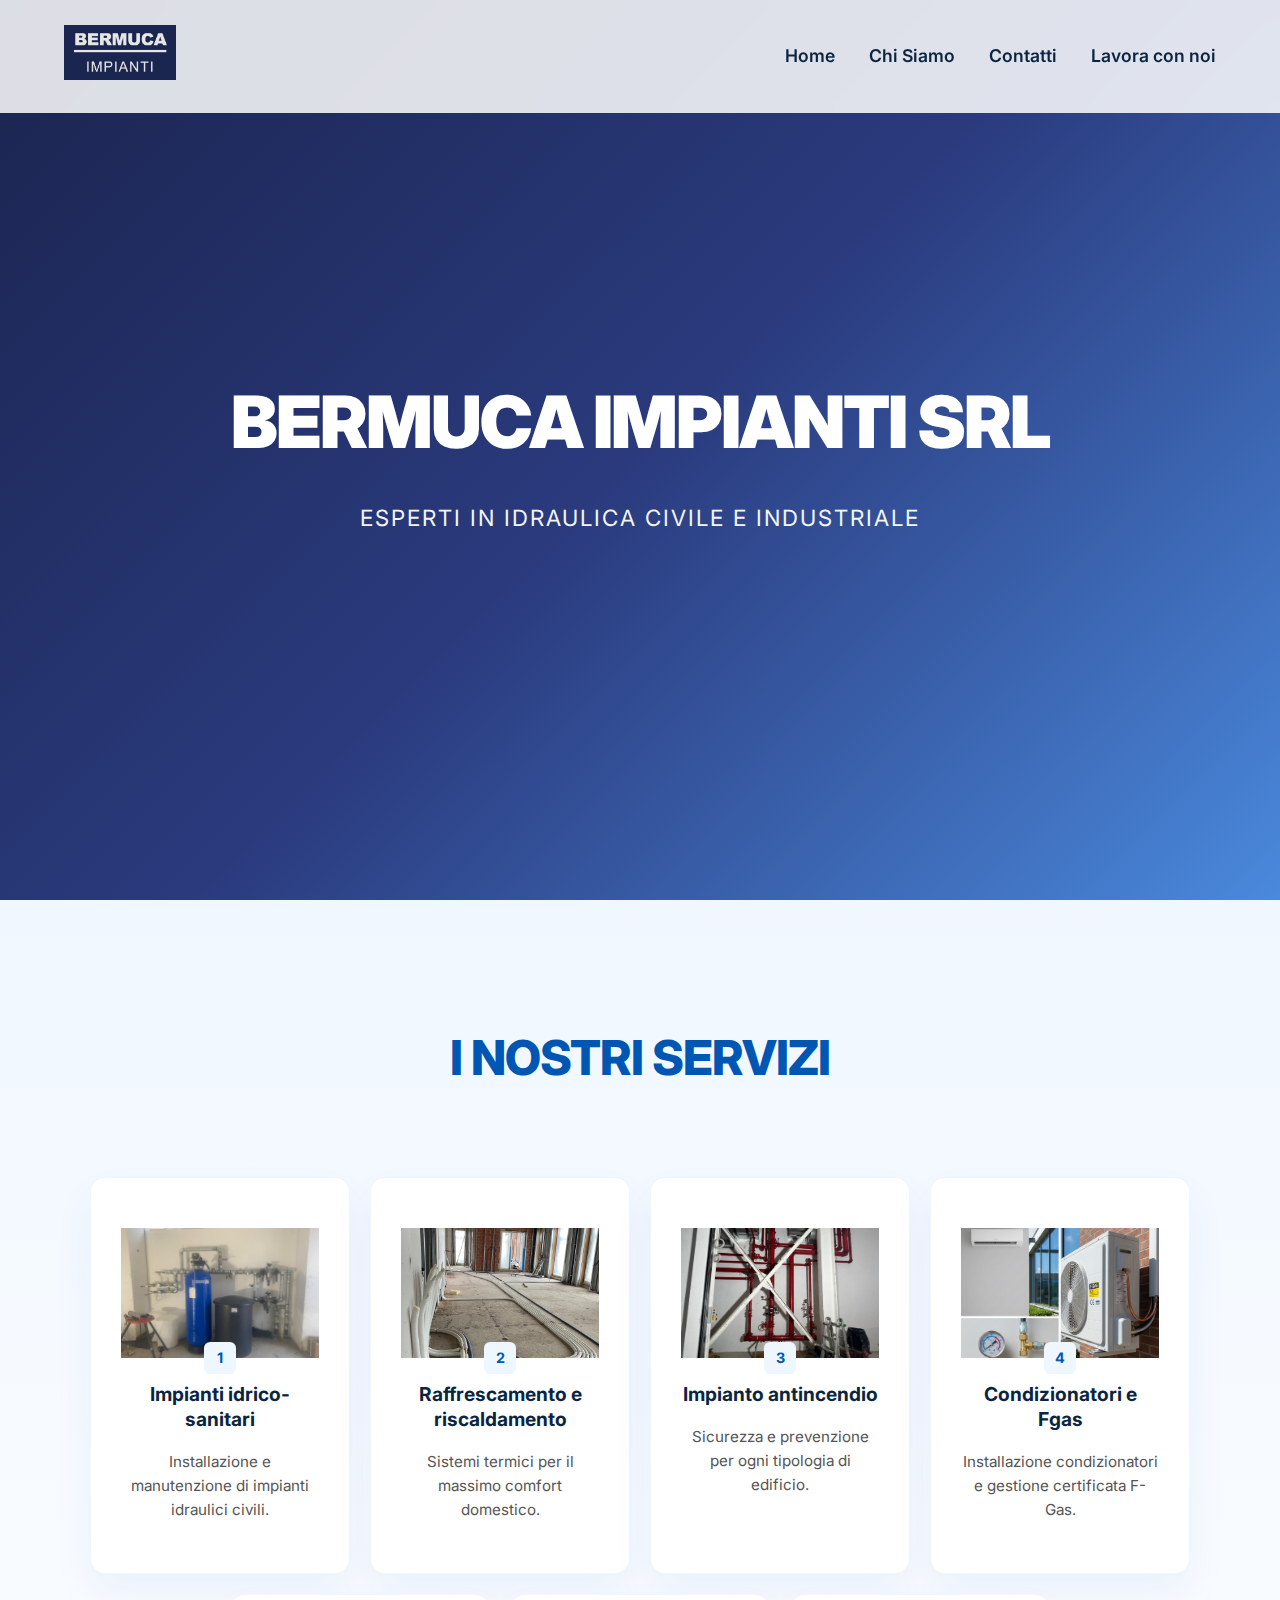
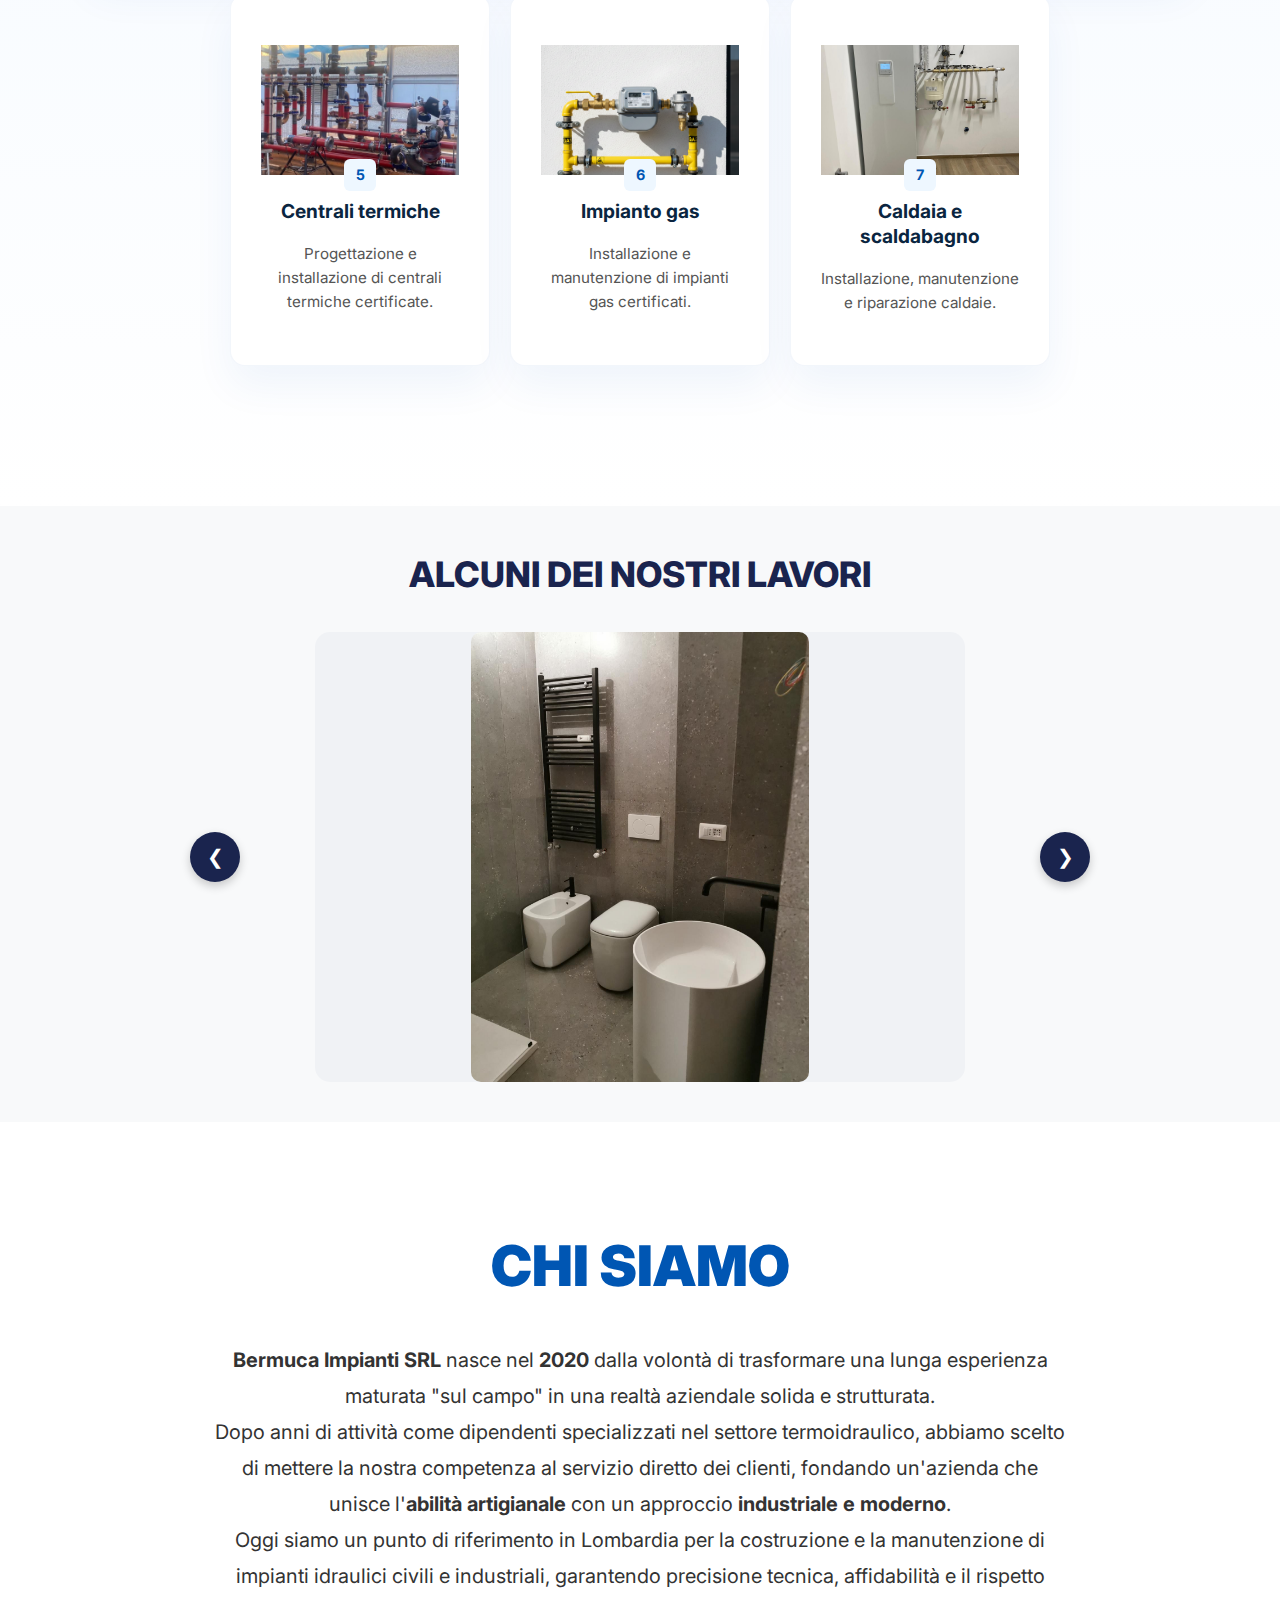
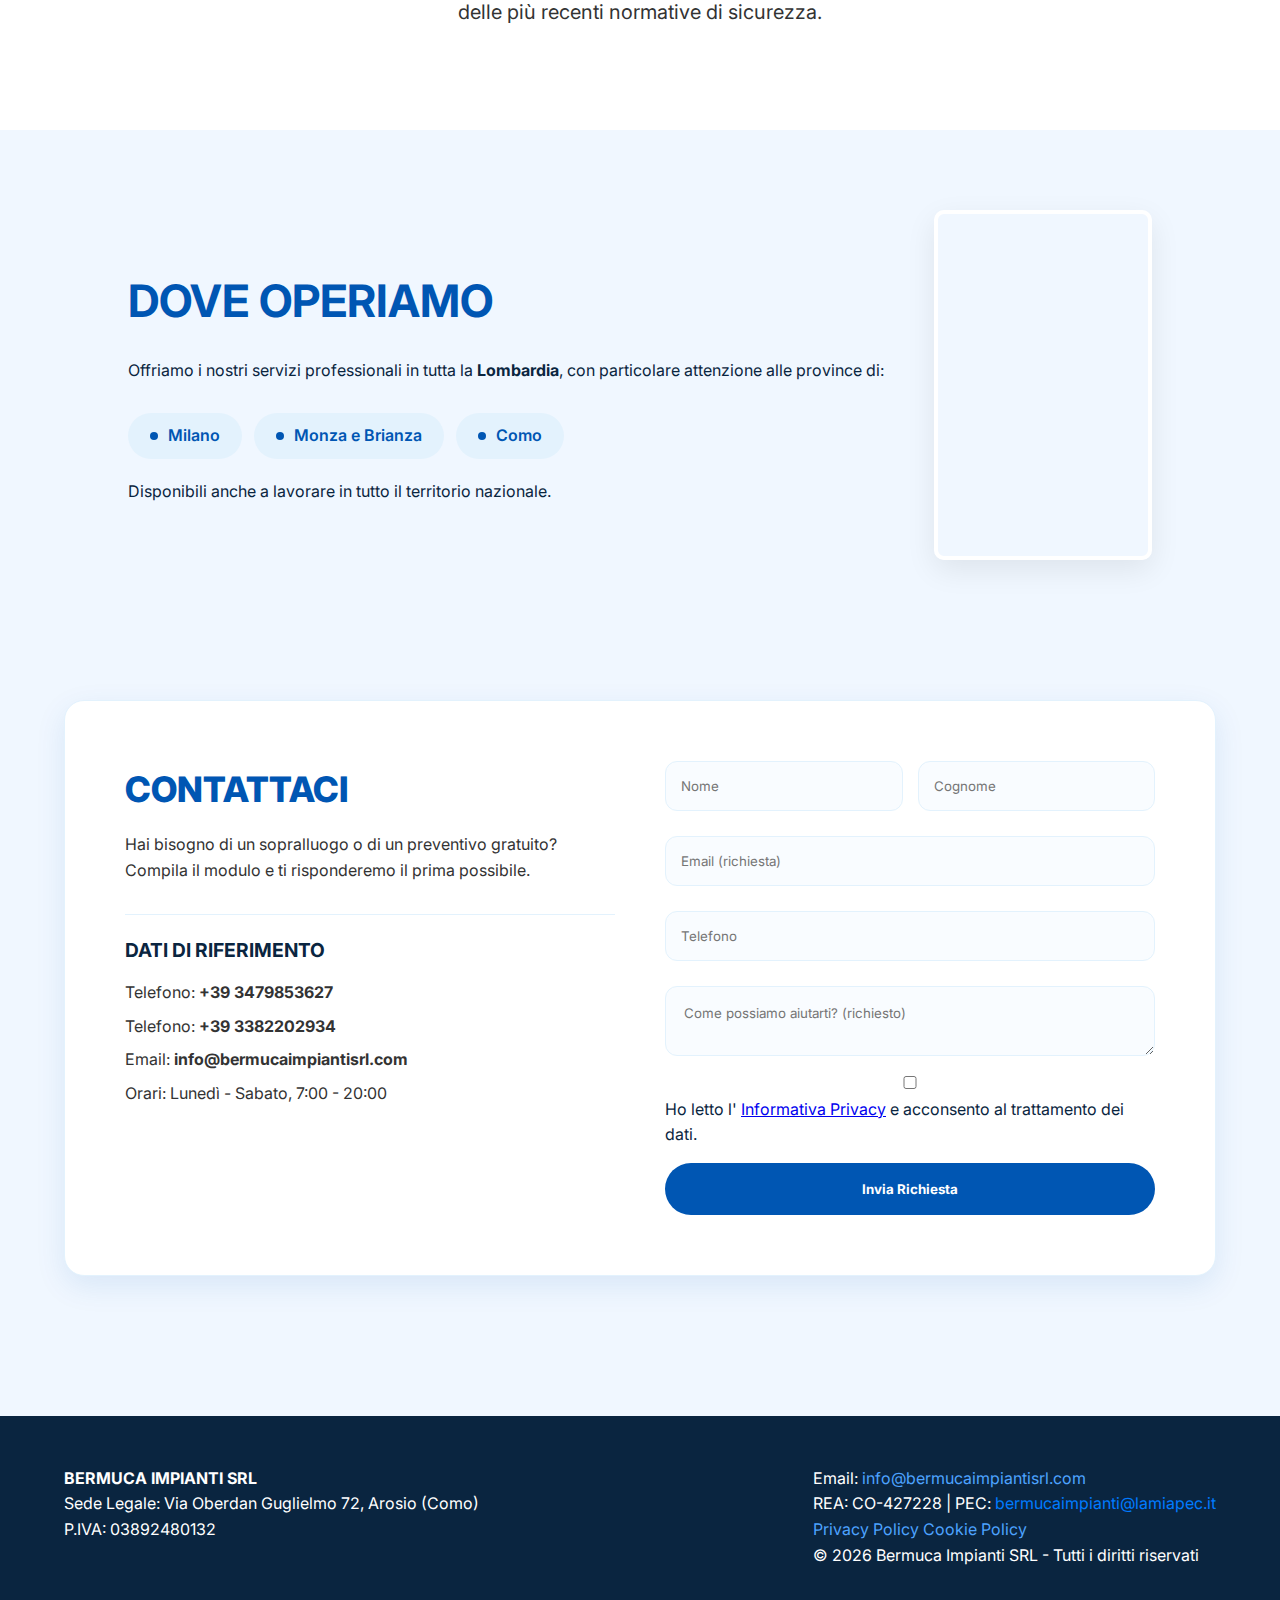
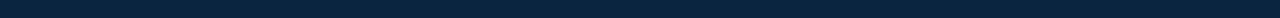
<file: index.html>
<!DOCTYPE html>
<html lang="it">
<head>
    <meta charset="UTF-8">
    <meta name="viewport" content="width=device-width, initial-scale=1.0">
    <title>Bermuca Impianti SRL</title>
    <link rel="icon" type="image/png" href="logo.png.png">
    <link rel="stylesheet" href="style.css">
    <link href="https://fonts.googleapis.com/css2?family=Inter:wght@300;400;700&display=swap" rel="stylesheet">
    <link rel="icon" type="image/png" href="favicon.png.png">
</head>
<body>

<header>
    <div class="logo">
        <a href="index.html">
            <img src="logo.png.png" alt="Bermuca Impianti Logo">
        </a>
    </div>
    <nav>
        <a href="index.html">Home</a>
        <a href="index.html#about">Chi Siamo</a>
        <a href="index.html#contact">Contatti</a>
        <a href="lavora-con-noi.html">Lavora con noi</a>
    </nav>
</header>

<section class="hero">
    <div class="hero-content">
        <h1>BERMUCA IMPIANTI SRL</h1>
        <div class="riga-logo"></div>
        <h2>ESPERTI IN IDRAULICA CIVILE E INDUSTRIALE</h2>
    </div>
</section>

<section class="services" id="services">
    <h2>I NOSTRI SERVIZI</h2>
    
        <div class="services-grid" id="servicesGrid">
            <div class="service-card">
                <div class="service-photo">
                    <img src="impianto-idrico-sanitario.jpg.jpeg" alt="Impianti idrico-sanitari">
                </div>
                <div class="service-icon-circle">1</div>
                <div class="service-content">
                    <h3>Impianti idrico-sanitari</h3>
                    <p>Installazione e manutenzione di impianti idraulici civili.</p>
                </div>
            </div>

            <div class="service-card">
                <div class="service-photo">
                    <img src="servizio2raf.jpg.jpeg" alt="Raffrescamento e riscaldamento">
                </div>
                <div class="service-icon-circle">2</div>
                <div class="service-content">
                    <h3>Raffrescamento e riscaldamento</h3>
                    <p>Sistemi termici per il massimo comfort domestico.</p>
                </div>
            </div>

            <div class="service-card">
                <div class="service-photo">
                    <img src="impiantoantincendio.jpeg.jpeg" alt="Impianto antincendio">
                </div>
                <div class="service-icon-circle">3</div>
                <div class="service-content">
                    <h3>Impianto antincendio</h3>
                    <p>Sicurezza e prevenzione per ogni tipologia di edificio.</p>
                </div>
            </div>

            <div class="service-card">
                <div class="service-photo">
                    <img src="condizionatori-fgas.jpg.png" alt="Condizionatori e Fgas">
                </div>
                <div class="service-icon-circle">4</div>
                <div class="service-content">
                    <h3>Condizionatori e Fgas</h3>
                    <p>Installazione condizionatori e gestione certificata F-Gas.</p>
                </div>
            </div>

            <div class="service-card">
                <div class="service-photo">
                    <img src="nuovacentraletermica.jpg.jpeg" alt="Centrali termiche">
                </div>
                <div class="service-icon-circle">5</div>
                <div class="service-content">
                    <h3>Centrali termiche</h3>
                    <p>Progettazione e installazione di centrali termiche certificate.</p>
                </div>
            </div>

            <div class="service-card">
                <div class="service-photo">
                    <img src="impiantogas.jpg.png" alt="Impianto gas">
                </div>
                <div class="service-icon-circle">6</div>
                <div class="service-content">
                    <h3>Impianto gas</h3>
                    <p>Installazione e manutenzione di impianti gas certificati.</p>
                </div>
            </div>

            <div class="service-card">
                <div class="service-photo">
                    <img src="scaldabagno.jpg.jpeg" alt="Caldaia e scaldabagno">
                </div>
                <div class="service-icon-circle">7</div>
                <div class="service-content">
                    <h3>Caldaia e scaldabagno</h3>
                    <p>Installazione, manutenzione e riparazione caldaie.</p>
                </div>
            </div>
        </div>

        
    </div>
</section>

<section class="lavori-carosello">
    <h2 class="titolo-lavori">ALCUNI DEI NOSTRI LAVORI</h2>
    <div class="carousel-container">
        <button class="prev">❮</button>
        <div class="carousel-viewport">
            <div class="carousel-track">
                <div class="carousel-item"><img src="foto1.jpeg.jpeg"></div>
                <div class="carousel-item"><img src="lavoro2.jpg.jpeg"></div>
                <div class="carousel-item"><img src="lavoro3.jpg.jpeg"></div>
                <div class="carousel-item"><img src="lavoro4.jpg.jpeg"></div>
                <div class="carousel-item"><img src="lavoro5.jpg.jpeg"></div>
                <div class="carousel-item"><img src="lavoro6.jpg.jpeg"></div>
                <div class="carousel-item"><img src="foto2.jpeg.jpeg"></div>
                <div class="carousel-item"><img src="lavoro7.jpg.jpeg"></div>
                <div class="carousel-item"><img src="lavoro9.jpg.jpeg"></div>
                <div class="carousel-item"><img src="foto3.jpeg.jpeg"></div>
                <div class="carousel-item"><img src="lavoro10.jpg.jpeg"></div>
                <div class="carousel-item"><img src="lavoro11.jpg.jpeg"></div>
                <div class="carousel-item"><img src="foto4.jpeg.jpeg"></div>
                <div class="carousel-item"><img src="lavoro12.jpg.jpeg"></div>
            </div>
        </div>
        <button class="next">❯</button>
    </div>
</section>

<section id="about" class="about">
    <div class="about-container">
        <div class="about-text">
            <h2>CHI SIAMO</h2>
            <p><strong>Bermuca Impianti SRL</strong> nasce nel <strong>2020</strong> dalla volontà di trasformare una lunga esperienza maturata "sul campo" in una realtà aziendale solida e strutturata.</p>
            <p>Dopo anni di attività come dipendenti specializzati nel settore termoidraulico, abbiamo scelto di mettere la nostra competenza al servizio diretto dei clienti, fondando un'azienda che unisce l'<strong>abilità artigianale</strong> con un approccio <strong>industriale e moderno</strong>.</p>
            <p>Oggi siamo un punto di riferimento in Lombardia per la costruzione e la manutenzione di impianti idraulici civili e industriali, garantendo precisione tecnica, affidabilità e il rispetto delle più recenti normative di sicurezza.</p>
        </div>
    </div>
</section>

<section class="location" id="dove-operiamo">
    <div class="location-content">
        <div class="location-text">
            <h2>DOVE OPERIAMO</h2>
            <p>Offriamo i nostri servizi professionali in tutta la <strong>Lombardia</strong>, con particolare attenzione alle province di:</p>
            <ul class="provinces-list">
                <li><span></span> Milano</li>
                <li><span></span> Monza e Brianza</li>
                <li><span></span> Como</li>
            </ul>
            <p class="travel-notice">Disponibili anche a lavorare in tutto il territorio nazionale.</p>
        </div>
        <div class="location-map-container">
            <iframe src="https://www.google.com/maps/embed?pb=!1m14!1m12!1m3!1d178734.45663737666!2d9.1859!3d45.65!2m3!1f0!2f0!3f0!3m2!1i1024!2i768!4f13.1!5e0!3m2!1sit!2sit!4v1705510000000!5m2!1sit!2sit" width="100%" height="100%" style="border:0;" allowfullscreen="" loading="lazy"></iframe>
        </div>
    </div>
</section>

<section id="contact" class="contact-section">
    <div class="contact-container">
        <div class="contact-info-side">
            <h2>CONTATTACI</h2>
            <p>Hai bisogno di un sopralluogo o di un preventivo gratuito? Compila il modulo e ti risponderemo il prima possibile.</p>
            <div class="reference-data">
                <h3>Dati di riferimento</h3>
                <p>Telefono: <strong>+39 3479853627</strong></p>
                <p>Telefono: <strong>+39 3382202934</strong></p>
                <p>Email: <strong>info@bermucaimpiantisrl.com</strong></p>
                <p>Orari: Lunedì - Sabato, 7:00 - 20:00</p>
            </div>
        </div>
        <div class="contact-form-side">
            <form action="https://formspree.io/f/mojjwwyz" method="POST" class="contact-form">
                <div class="form-row">
                    <input type="text" name="nome" placeholder="Nome" required>
                    <input type="text" name="cognome" placeholder="Cognome" required>
                </div>
                <input type="email" name="email" placeholder="Email (richiesta)" required>
                <input type="tel" name="telefono" placeholder="Telefono">
                <textarea name="messaggio" placeholder="Come possiamo aiutarti? (richiesto)" required></textarea>
                <div class="privacy-check">
                    <input type="checkbox" id="privacy" name="privacy_accepted" required>
                    <label for="privacy">Ho letto l' <a href="https://www.iubenda.com/privacy-policy/42460115" target="_blank" class="iubenda-link">Informativa Privacy</a> e acconsento al trattamento dei dati.</label>
                </div>
                <button type="submit" class="btn-submit">Invia Richiesta</button>
            </form>
        </div>
    </div>
</section>

<footer>
    <div class="footer-container">
        <div class="footer-info">
            <p><strong>BERMUCA IMPIANTI SRL</strong></p>
            <p>Sede Legale: Via Oberdan Guglielmo 72, Arosio (Como)</p>
            <p>P.IVA: 03892480132</p>
        </div>
        <div class="footer-contact">
            <p>Email: <a href="mailto:info@bermucaimpiantisrl.com">info@bermucaimpiantisrl.com</a></p>
            <p>REA: CO-427228 | PEC: <a href="mailto:bermucaimpianti@lamiapec.it" style="color: #007bff; text-decoration: none;">bermucaimpianti@lamiapec.it</a></p>
            <a href="https://www.iubenda.com/privacy-policy/42460115" class="iubenda-black iubenda-noiframe iubenda-embed iubenda-noiframe " title="Privacy Policy ">Privacy Policy</a>
            <a href="https://www.iubenda.com/privacy-policy/42460115/cookie-policy" class="iubenda-black iubenda-noiframe iubenda-embed iubenda-noiframe " title="Cookie Policy ">Cookie Policy</a>
            <p>© 2026 Bermuca Impianti SRL - Tutti i diritti riservati</p>
        </div>
    </div>
</footer>

<script>
    // Script Slider SERVIZI (Mobile)
    function moveServices(direction) {
        const grid = document.getElementById('servicesGrid');
        const cardWidth = grid.offsetWidth;
        grid.scrollBy({ left: direction * cardWidth, behavior: 'smooth' });
    }

    // Script Carosello LAVORI
    const track = document.querySelector('.carousel-track');
    const viewport = document.querySelector('.carousel-viewport');
    const items = document.querySelectorAll('.carousel-item');
    const nextBtn = document.querySelector('.lavori-carosello .next');
    const prevBtn = document.querySelector('.lavori-carosello .prev');

    let currentIndex = 0;

    function updateCarousel() {
        const slideWidth = viewport.offsetWidth;
        track.style.transition = "transform 0.6s cubic-bezier(0.23, 1, 0.32, 1)";
        track.style.transform = `translateX(-${currentIndex * slideWidth}px)`;
    }

    nextBtn.addEventListener('click', () => {
        currentIndex = (currentIndex + 1) % items.length;
        updateCarousel();
    });

    prevBtn.addEventListener('click', () => {
        currentIndex = (currentIndex - 1 + items.length) % items.length;
        updateCarousel();
    });

    window.addEventListener('resize', () => {
        track.style.transition = "none"; 
        setTimeout(() => { updateCarousel(); }, 50);
    });

    window.onload = updateCarousel;
</script>
<script type="text/javascript" src="https://cdn.iubenda.com/iubenda.js"></script>
<script type="text/javascript" src="https://embeds.iubenda.com/widgets/39ed1544-fe5f-42fa-bc66-ac2f96cda1c0.js"></script>

</body>

</html>
</file>
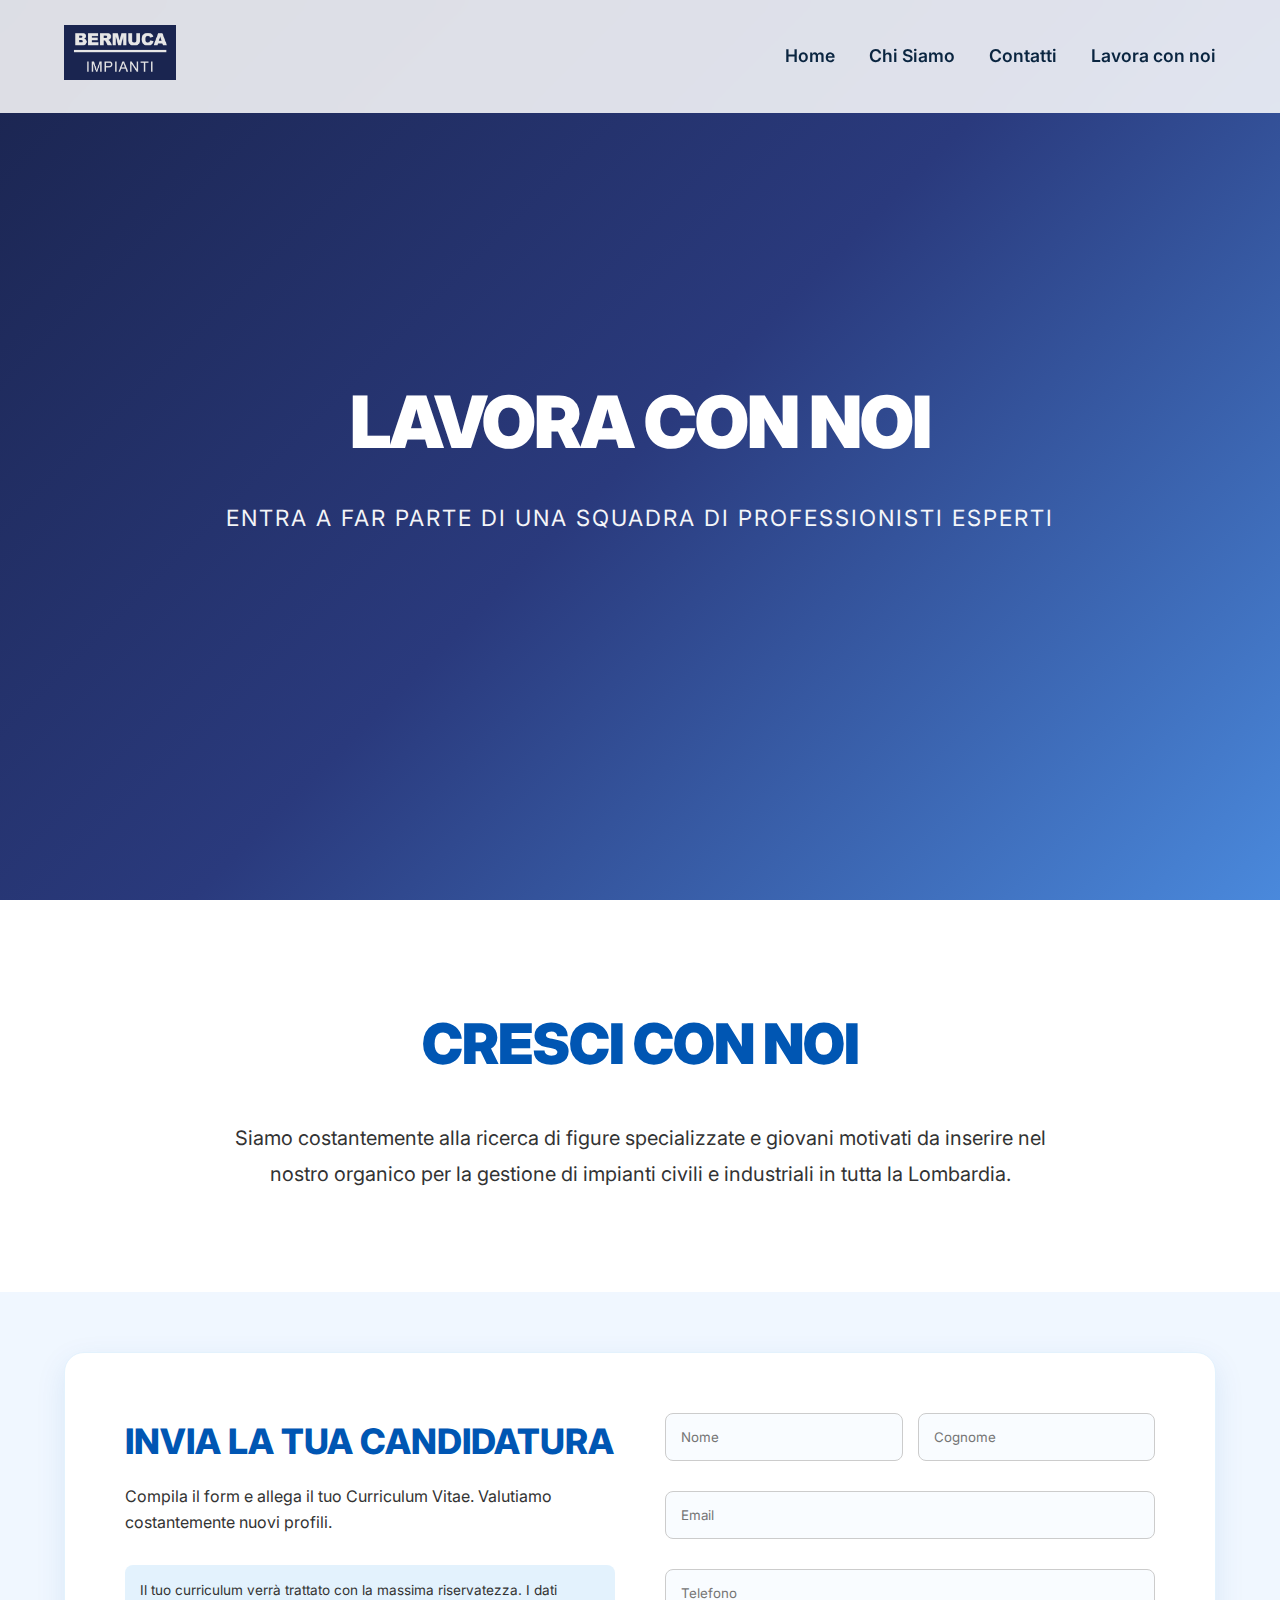
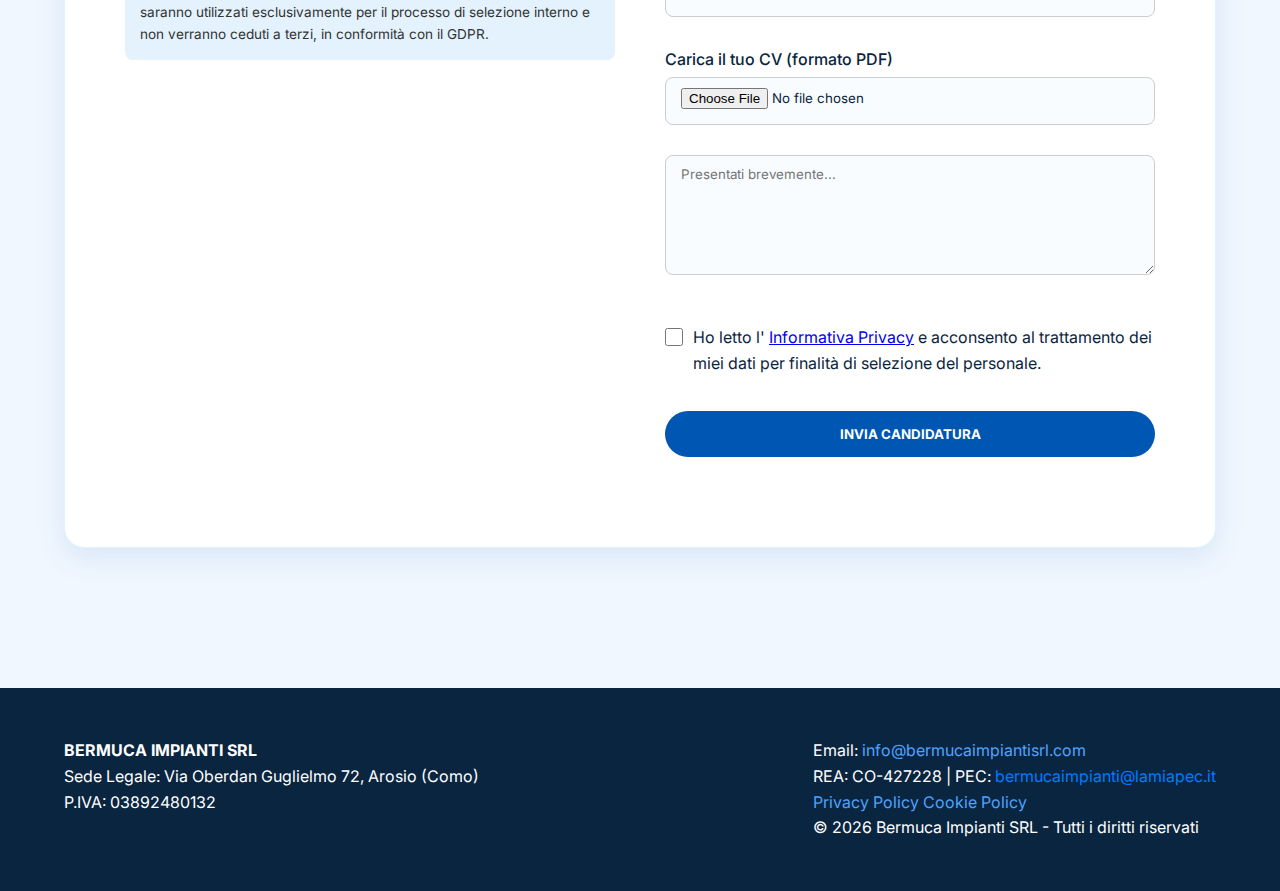
<file: Lavora-con-noi.html>
<!DOCTYPE html>
<html lang="it">
<head>
    <meta charset="UTF-8">
    <meta name="viewport" content="width=device-width, initial-scale=1.0">
    <link rel="icon" type="image/png" href="logo.png.png">
    <title>Lavora con noi - Bermuca Impianti</title>
    <link rel="stylesheet" href="style.css">
    <link href="https://fonts.googleapis.com/css2?family=Inter:wght@300;500;700;800&display=swap" rel="stylesheet">

    <style>
        /* FIX ESTETICO: Blocca l'altezza dei campi ed evita deformazioni */
        .contact-form input[type="text"], 
        .contact-form input[type="email"], 
        .contact-form input[type="tel"],
        .contact-form textarea,
        .contact-form input[type="file"] {
            height: 48px !important;
            padding: 10px 15px !important;
            margin-bottom: 15px !important;
            box-sizing: border-box !important;
            border: 1px solid #ccc !important;
            border-radius: 8px !important;
            width: 100% !important;
            font-family: 'Inter', sans-serif !important;
        }

        .contact-form textarea {
            height: 120px !important;
        }

        /* Affianca Nome e Cognome */
        .contact-form .form-row {
            display: flex !important;
            gap: 15px !important;
        }
        .contact-form .form-row input {
            flex: 1 !important;
        }

        /* Allineamento Privacy */
        .contact-form .privacy-check {
            display: flex !important;
            align-items: flex-start !important;
            gap: 10px !important;
            margin: 20px 0 !important;
        }
        .contact-form .privacy-check input {
            width: 18px !important;
            height: 18px !important;
            flex-shrink: 0 !important;
            margin-top: 3px !important;
        }

        /* Bottone Blu Bermuca */
        .contact-form .btn-submit {
            background-color: #0056b3 !important;
            color: white !important;
            border-radius: 50px !important;
            padding: 15px !important;
            font-weight: bold !important;
            width: 100% !important;
            border: none !important;
            cursor: pointer !important;
            text-transform: uppercase !important;
        }

        #form-result {
            text-align: center;
            margin-top: 15px;
            font-weight: bold;
        }
    </style>
</head>
<body>

<header>
    <div class="logo">
        <a href="index.html">
            <img src="logo.png.png" alt="Bermuca Impianti Logo">
        </a>
    </div>
    <nav>
        <a href="index.html">Home</a>
        <a href="index.html#about">Chi Siamo</a>
        <a href="index.html#contact">Contatti</a>
        <a href="lavora-con-noi.html">Lavora con noi</a>
    </nav>
</header>

<section class="hero secondary-hero">
    <div class="hero-content">
        <h1>LAVORA CON NOI</h1>
        <h2>Entra a far parte di una squadra di professionisti esperti</h2>
    </div>
</section>

<section class="join-us-text">
    <div class="container-small">
        <h2>CRESCI CON NOI</h2>
        <p>Siamo costantemente alla ricerca di figure specializzate e giovani motivati da inserire nel nostro organico per la gestione di impianti civili e industriali in tutta la Lombardia.</p>
    </div>
</section>

<section class="contact-section">
    <div class="contact-container">
        <div class="contact-info-side">
            <h2>INVIA LA TUA CANDIDATURA</h2>
            <p>Compila il form e allega il tuo Curriculum Vitae. Valutiamo costantemente nuovi profili.</p>
            <p class="privacy-note">
                Il tuo curriculum verrà trattato con la massima riservatezza. I dati saranno utilizzati esclusivamente per il processo di selezione interno e non verranno ceduti a terzi, in conformità con il GDPR.
            </p>
        </div>

        <form id="contact-form" class="contact-form">
            <div class="form-row">
                <input type="text" name="fi-sender-firstName" placeholder="Nome" required>
                <input type="text" name="fi-sender-lastName" placeholder="Cognome" required>
            </div>
            
            <input type="email" name="fi-sender-email" placeholder="Email" required>
            <input type="tel" name="fi-sender-phone" placeholder="Telefono" required>

            <div class="file-upload-section">
                <label style="display:block; margin-bottom:5px; font-weight:500;">Carica il tuo CV (formato PDF)</label>
                <input type="file" name="fi-file-cv" accept=".pdf" required>
            </div>

            <textarea name="fi-text-message" placeholder="Presentati brevemente..."></textarea>

            <div class="privacy-check">
                <input type="checkbox" id="privacy_policy" name="privacy_accepted" required>
                <label for="privacy_policy">
                    Ho letto l' <a href="https://www.iubenda.com/privacy-policy/42460115" target="_blank">Informativa Privacy</a> e acconsento al trattamento dei miei dati per finalità di selezione del personale.
                </label>
            </div>

            <button type="submit" class="btn-submit">INVIA CANDIDATURA</button>
            <p id="form-result"></p>
        </form>
    </div>
</section>

<footer>

        <div class="footer-container">

            <div class="footer-info">

                <p><strong>BERMUCA IMPIANTI SRL</strong></p>

                <p>Sede Legale: Via Oberdan Guglielmo 72, Arosio (Como)</p>

                <p>P.IVA: 03892480132</p>

            </div>

            <div class="footer-contact">

                <p>Email: <a href="mailto:info@bermucaimpiantisrl.com">info@bermucaimpiantisrl.com</a></p>

                <p>

        

        REA: CO-427228 |

        PEC: <a href="mailto:bermucaimpianti@lamiapec.it" style="color: #007bff; text-decoration: none;">bermucaimpianti@lamiapec.it</a>

    </p>

    <a href="https://www.iubenda.com/privacy-policy/42460115" class="iubenda-black iubenda-noiframe iubenda-embed iubenda-noiframe " title="Privacy Policy ">Privacy Policy</a><script type="text/javascript">(function (w,d) {var loader = function () {var s = d.createElement("script"), tag = d.getElementsByTagName("script")[0]; s.src="https://cdn.iubenda.com/iubenda.js"; tag.parentNode.insertBefore(s,tag);}; if(w.addEventListener){w.addEventListener("load", loader, false);}else if(w.attachEvent){w.attachEvent("onload", loader);}else{w.onload = loader;}})(window, document);</script>

<a href="https://www.iubenda.com/privacy-policy/42460115/cookie-policy" class="iubenda-black iubenda-noiframe iubenda-embed iubenda-noiframe " title="Cookie Policy ">Cookie Policy</a><script type="text/javascript">(function (w,d) {var loader = function () {var s = d.createElement("script"), tag = d.getElementsByTagName("script")[0]; s.src="https://cdn.iubenda.com/iubenda.js"; tag.parentNode.insertBefore(s,tag);}; if(w.addEventListener){w.addEventListener("load", loader, false);}else if(w.attachEvent){w.attachEvent("onload", loader);}else{w.onload = loader;}})(window, document);</script>



                <p>© 2026 Bermuca Impianti SRL - Tutti i diritti riservati</p>

            </div>

            <script type="text/javascript" src="https://embeds.iubenda.com/widgets/39ed1544-fe5f-42fa-bc66-ac2f96cda1c0.js"></script>

        </div>

    </footer>

<script src="https://forminit.com/sdk/v1/forminit.js"></script>
<script>
    const forminit = new Forminit();
    const FORM_ID = 'ko6kztxzg4h'; 
    const form = document.getElementById('contact-form');
    const resultMessage = document.getElementById('form-result');

    form.addEventListener('submit', async function(e) {
        e.preventDefault();
        resultMessage.style.color = "black";
        resultMessage.textContent = "Invio in corso...";

        const formData = new FormData(form);
        const { data, error } = await forminit.submit(FORM_ID, formData);

        if (error) {
            resultMessage.style.color = "red";
            resultMessage.textContent = "Errore: " + error.message;
        } else {
            resultMessage.style.color = "green";
            resultMessage.textContent = "Candidatura inviata con successo!";
            form.reset();
        }
    });
</script>

</body>
</html>
</file>
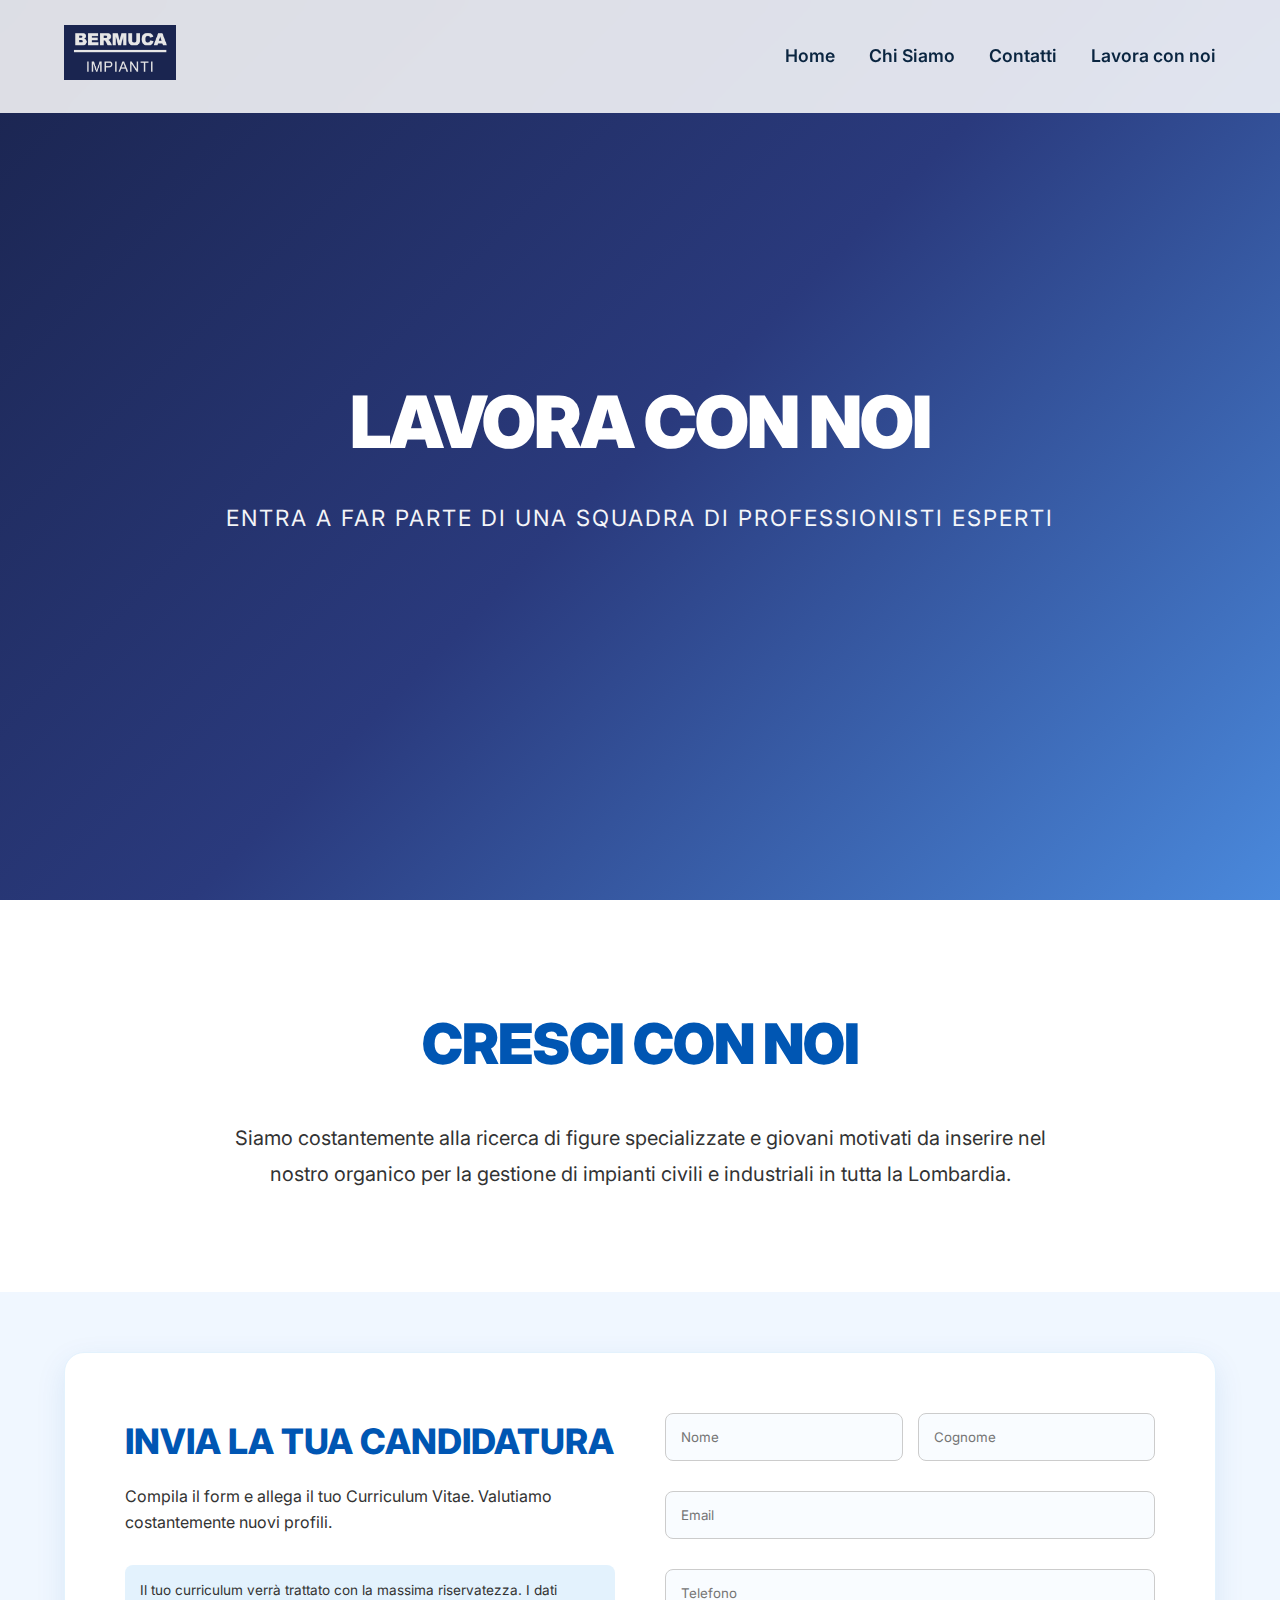
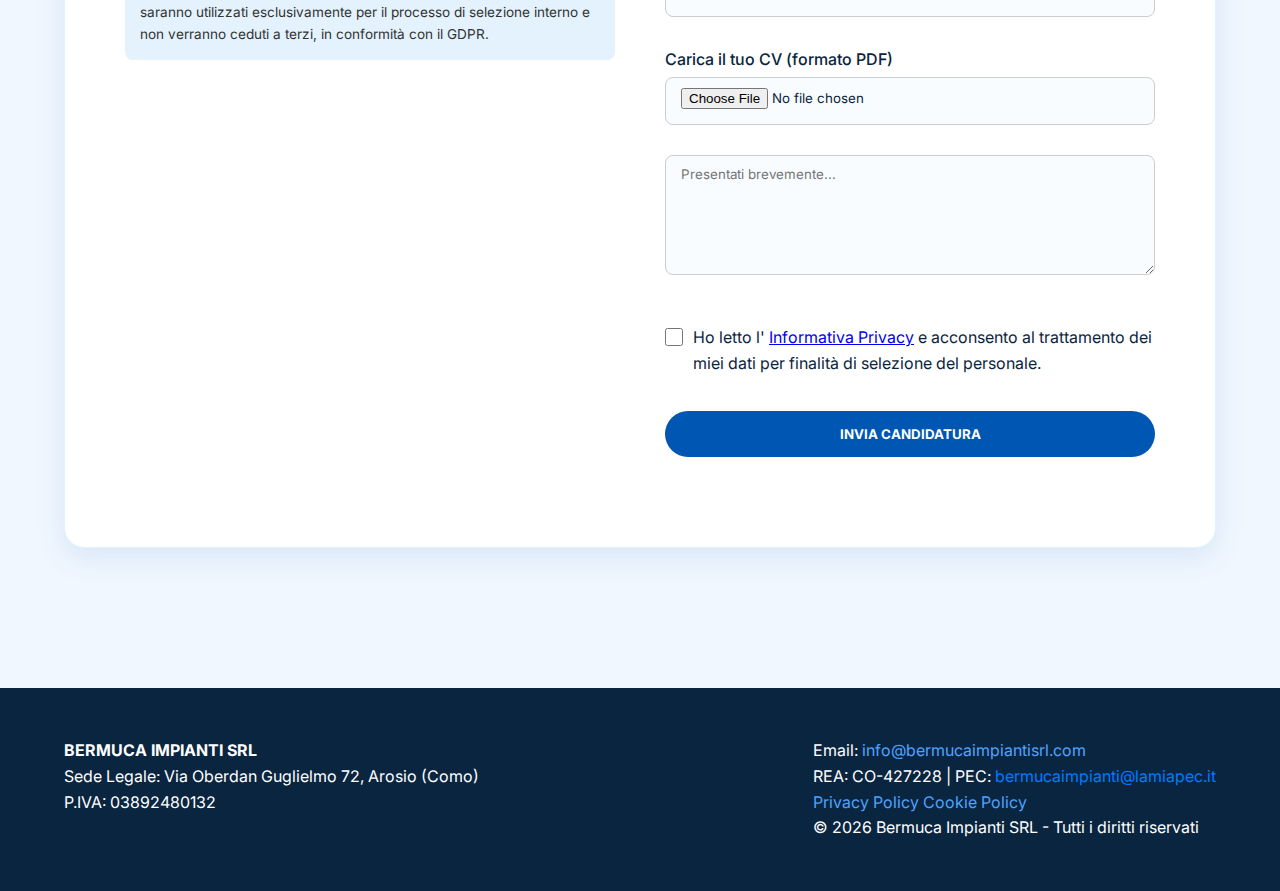
<file: lavora-con-noi.html>
<!DOCTYPE html>
<html lang="it">
<head>
    <meta charset="UTF-8">
    <meta name="viewport" content="width=device-width, initial-scale=1.0">
    <link rel="icon" type="image/png" href="logo.png.png">
    <title>Lavora con noi - Bermuca Impianti</title>
    <link rel="stylesheet" href="style.css">
    <link href="https://fonts.googleapis.com/css2?family=Inter:wght@300;500;700;800&display=swap" rel="stylesheet">

    <!-- Google tag (gtag.js) -->
<script async src="https://www.googletagmanager.com/gtag/js?id=G-3YKGELQW7G"></script>
<script>
  window.dataLayer = window.dataLayer || [];
  function gtag(){dataLayer.push(arguments);}
  gtag('js', new Date());

  gtag('config', 'G-3YKGELQW7G');
</script>
    <style>
        /* FIX ESTETICO: Blocca l'altezza dei campi ed evita deformazioni */
        .contact-form input[type="text"], 
        .contact-form input[type="email"], 
        .contact-form input[type="tel"],
        .contact-form textarea,
        .contact-form input[type="file"] {
            height: 48px !important;
            padding: 10px 15px !important;
            margin-bottom: 15px !important;
            box-sizing: border-box !important;
            border: 1px solid #ccc !important;
            border-radius: 8px !important;
            width: 100% !important;
            font-family: 'Inter', sans-serif !important;
        }

        .contact-form textarea {
            height: 120px !important;
        }

        /* Affianca Nome e Cognome */
        .contact-form .form-row {
            display: flex !important;
            gap: 15px !important;
        }
        .contact-form .form-row input {
            flex: 1 !important;
        }

        /* Allineamento Privacy */
        .contact-form .privacy-check {
            display: flex !important;
            align-items: flex-start !important;
            gap: 10px !important;
            margin: 20px 0 !important;
        }
        .contact-form .privacy-check input {
            width: 18px !important;
            height: 18px !important;
            flex-shrink: 0 !important;
            margin-top: 3px !important;
        }

        /* Bottone Blu Bermuca */
        .contact-form .btn-submit {
            background-color: #0056b3 !important;
            color: white !important;
            border-radius: 50px !important;
            padding: 15px !important;
            font-weight: bold !important;
            width: 100% !important;
            border: none !important;
            cursor: pointer !important;
            text-transform: uppercase !important;
        }

        #form-result {
            text-align: center;
            margin-top: 15px;
            font-weight: bold;
        }
    </style>
</head>
<body>

<header>
    <div class="logo">
        <a href="index.html">
            <img src="logo.png.png" alt="Bermuca Impianti Logo">
        </a>
    </div>
    <nav>
        <a href="index.html">Home</a>
        <a href="index.html#about">Chi Siamo</a>
        <a href="index.html#contact">Contatti</a>
        <a href="lavora-con-noi.html">Lavora con noi</a>
    </nav>
</header>

<section class="hero secondary-hero">
    <div class="hero-content">
        <h1>LAVORA CON NOI</h1>
        <h2>Entra a far parte di una squadra di professionisti esperti</h2>
    </div>
</section>

<section class="join-us-text">
    <div class="container-small">
        <h2>CRESCI CON NOI</h2>
        <p>Siamo costantemente alla ricerca di figure specializzate e giovani motivati da inserire nel nostro organico per la gestione di impianti civili e industriali in tutta la Lombardia.</p>
    </div>
</section>

<section class="contact-section">
    <div class="contact-container">
        <div class="contact-info-side">
            <h2>INVIA LA TUA CANDIDATURA</h2>
            <p>Compila il form e allega il tuo Curriculum Vitae. Valutiamo costantemente nuovi profili.</p>
            <p class="privacy-note">
                Il tuo curriculum verrà trattato con la massima riservatezza. I dati saranno utilizzati esclusivamente per il processo di selezione interno e non verranno ceduti a terzi, in conformità con il GDPR.
            </p>
        </div>

        <form id="contact-form" class="contact-form">
            <div class="form-row">
                <input type="text" name="fi-sender-firstName" placeholder="Nome" required>
                <input type="text" name="fi-sender-lastName" placeholder="Cognome" required>
            </div>
            
            <input type="email" name="fi-sender-email" placeholder="Email" required>
            <input type="tel" name="fi-sender-phone" placeholder="Telefono" required>

            <div class="file-upload-section">
                <label style="display:block; margin-bottom:5px; font-weight:500;">Carica il tuo CV (formato PDF)</label>
                <input type="file" name="fi-file-cv" accept=".pdf" required>
            </div>

            <textarea name="fi-text-message" placeholder="Presentati brevemente..."></textarea>

            <div class="privacy-check">
                <input type="checkbox" id="privacy_policy" name="privacy_accepted" required>
                <label for="privacy_policy">
                    Ho letto l' <a href="https://www.iubenda.com/privacy-policy/42460115" target="_blank">Informativa Privacy</a> e acconsento al trattamento dei miei dati per finalità di selezione del personale.
                </label>
            </div>

            <button type="submit" class="btn-submit">INVIA CANDIDATURA</button>
            <p id="form-result"></p>
        </form>
    </div>
</section>

<footer>

        <div class="footer-container">

            <div class="footer-info">

                <p><strong>BERMUCA IMPIANTI SRL</strong></p>

                <p>Sede Legale: Via Oberdan Guglielmo 72, Arosio (Como)</p>

                <p>P.IVA: 03892480132</p>

            </div>

            <div class="footer-contact">

                <p>Email: <a href="mailto:info@bermucaimpiantisrl.com">info@bermucaimpiantisrl.com</a></p>

                <p>

        

        REA: CO-427228 |

        PEC: <a href="mailto:bermucaimpianti@lamiapec.it" style="color: #007bff; text-decoration: none;">bermucaimpianti@lamiapec.it</a>

    </p>

    <a href="https://www.iubenda.com/privacy-policy/42460115" class="iubenda-black iubenda-noiframe iubenda-embed iubenda-noiframe " title="Privacy Policy ">Privacy Policy</a><script type="text/javascript">(function (w,d) {var loader = function () {var s = d.createElement("script"), tag = d.getElementsByTagName("script")[0]; s.src="https://cdn.iubenda.com/iubenda.js"; tag.parentNode.insertBefore(s,tag);}; if(w.addEventListener){w.addEventListener("load", loader, false);}else if(w.attachEvent){w.attachEvent("onload", loader);}else{w.onload = loader;}})(window, document);</script>

<a href="https://www.iubenda.com/privacy-policy/42460115/cookie-policy" class="iubenda-black iubenda-noiframe iubenda-embed iubenda-noiframe " title="Cookie Policy ">Cookie Policy</a><script type="text/javascript">(function (w,d) {var loader = function () {var s = d.createElement("script"), tag = d.getElementsByTagName("script")[0]; s.src="https://cdn.iubenda.com/iubenda.js"; tag.parentNode.insertBefore(s,tag);}; if(w.addEventListener){w.addEventListener("load", loader, false);}else if(w.attachEvent){w.attachEvent("onload", loader);}else{w.onload = loader;}})(window, document);</script>



                <p>© 2026 Bermuca Impianti SRL - Tutti i diritti riservati</p>

            </div>

            <script type="text/javascript" src="https://embeds.iubenda.com/widgets/39ed1544-fe5f-42fa-bc66-ac2f96cda1c0.js"></script>

        </div>

    </footer>

<script src="https://forminit.com/sdk/v1/forminit.js"></script>
<script>
    const forminit = new Forminit();
    const FORM_ID = 'ko6kztxzg4h'; 
    const form = document.getElementById('contact-form');
    const resultMessage = document.getElementById('form-result');

    form.addEventListener('submit', async function(e) {
        e.preventDefault();
        resultMessage.style.color = "black";
        resultMessage.textContent = "Invio in corso...";

        const formData = new FormData(form);
        const { data, error } = await forminit.submit(FORM_ID, formData);

        if (error) {
            resultMessage.style.color = "red";
            resultMessage.textContent = "Errore: " + error.message;
        } else {
            resultMessage.style.color = "green";
            resultMessage.textContent = "Candidatura inviata con successo!";
            form.reset();
        }
    });
</script>

</body>

</html>
</file>
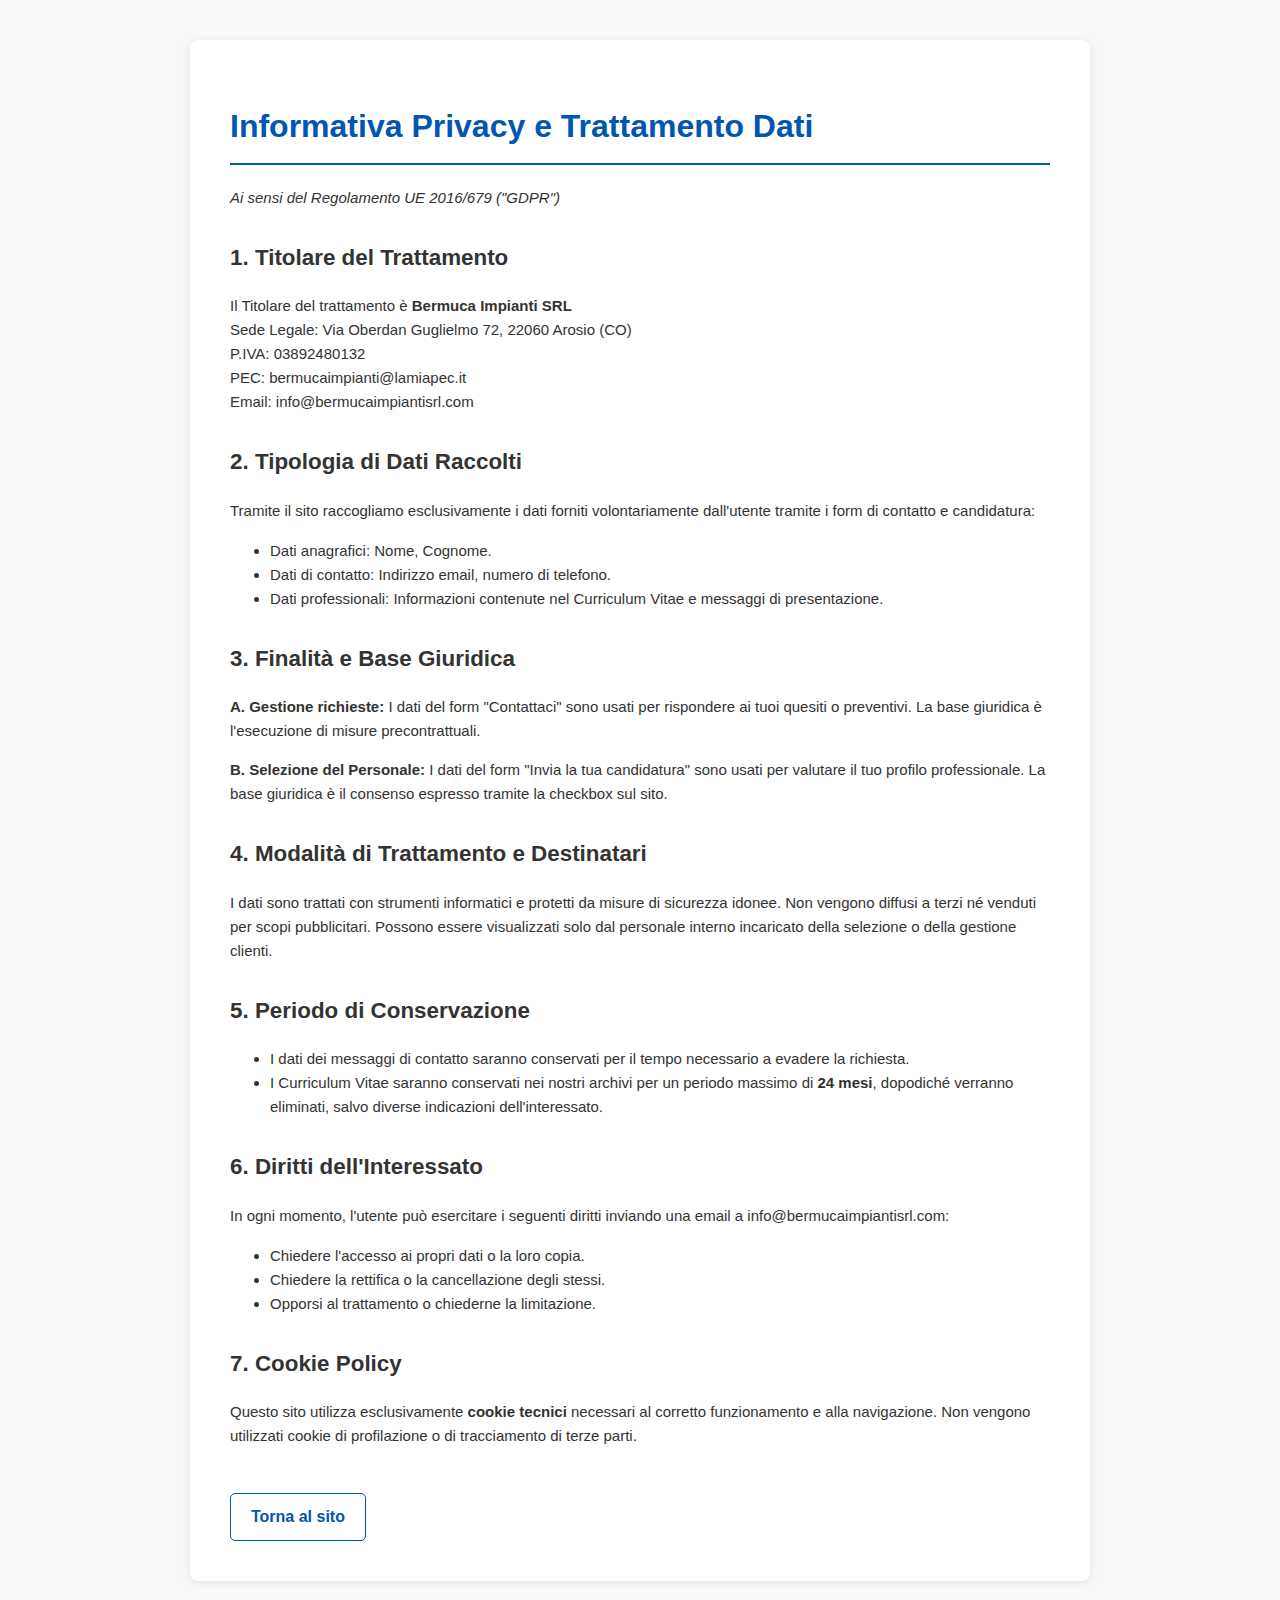
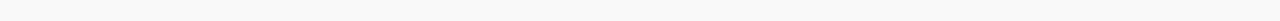
<file: privacy-policy.html>
<!DOCTYPE html>
<html lang="it">
<head>
    <meta charset="UTF-8">
    <meta name="viewport" content="width=device-width, initial-scale=1.0">
    <title>Privacy Policy - Bermuca Impianti SRL</title>
    <style>
        body { font-family: 'Segoe UI', Tahoma, Geneva, Verdana, sans-serif; line-height: 1.6; color: #333; max-width: 900px; margin: 0 auto; padding: 40px; background-color: #f9f9f9; }
        .container { background: white; padding: 40px; border-radius: 8px; box-shadow: 0 2px 10px rgba(0,0,0,0.1); }
        h1 { color: #0056b3; border-bottom: 2px solid #0056b3; padding-bottom: 10px; }
        h2 { color: #333; margin-top: 30px; font-size: 1.4em; }
        p, li { font-size: 15px; }
        .back-link { display: inline-block; margin-top: 30px; text-decoration: none; color: #0056b3; font-weight: bold; border: 1px solid #0056b3; padding: 10px 20px; border-radius: 5px; }
        .back-link:hover { background: #0056b3; color: white; }
    </style>
</head>
<body>

<div class="container">
    <h1>Informativa Privacy e Trattamento Dati</h1>
    <p><em>Ai sensi del Regolamento UE 2016/679 ("GDPR")</em></p>

    <h2>1. Titolare del Trattamento</h2>
    <p>Il Titolare del trattamento è <strong>Bermuca Impianti SRL</strong><br>
    Sede Legale: Via Oberdan Guglielmo 72, 22060 Arosio (CO)<br>
    P.IVA: 03892480132<br>
    PEC: bermucaimpianti@lamiapec.it<br>
    Email: info@bermucaimpiantisrl.com</p>

    <h2>2. Tipologia di Dati Raccolti</h2>
    <p>Tramite il sito raccogliamo esclusivamente i dati forniti volontariamente dall'utente tramite i form di contatto e candidatura:</p>
    <ul>
        <li>Dati anagrafici: Nome, Cognome.</li>
        <li>Dati di contatto: Indirizzo email, numero di telefono.</li>
        <li>Dati professionali: Informazioni contenute nel Curriculum Vitae e messaggi di presentazione.</li>
    </ul>

    <h2>3. Finalità e Base Giuridica</h2>
    <p><strong>A. Gestione richieste:</strong> I dati del form "Contattaci" sono usati per rispondere ai tuoi quesiti o preventivi. La base giuridica è l'esecuzione di misure precontrattuali.</p>
    <p><strong>B. Selezione del Personale:</strong> I dati del form "Invia la tua candidatura" sono usati per valutare il tuo profilo professionale. La base giuridica è il consenso espresso tramite la checkbox sul sito.</p>

    <h2>4. Modalità di Trattamento e Destinatari</h2>
    <p>I dati sono trattati con strumenti informatici e protetti da misure di sicurezza idonee. Non vengono diffusi a terzi né venduti per scopi pubblicitari. Possono essere visualizzati solo dal personale interno incaricato della selezione o della gestione clienti.</p>

    <h2>5. Periodo di Conservazione</h2>
    <ul>
        <li>I dati dei messaggi di contatto saranno conservati per il tempo necessario a evadere la richiesta.</li>
        <li>I Curriculum Vitae saranno conservati nei nostri archivi per un periodo massimo di <strong>24 mesi</strong>, dopodiché verranno eliminati, salvo diverse indicazioni dell'interessato.</li>
    </ul>

    <h2>6. Diritti dell'Interessato</h2>
    <p>In ogni momento, l'utente può esercitare i seguenti diritti inviando una email a info@bermucaimpiantisrl.com:</p>
    <ul>
        <li>Chiedere l'accesso ai propri dati o la loro copia.</li>
        <li>Chiedere la rettifica o la cancellazione degli stessi.</li>
        <li>Opporsi al trattamento o chiederne la limitazione.</li>
    </ul>

    <h2>7. Cookie Policy</h2>
    <p>Questo sito utilizza esclusivamente <strong>cookie tecnici</strong> necessari al corretto funzionamento e alla navigazione. Non vengono utilizzati cookie di profilazione o di tracciamento di terze parti.</p>

    <a href="index.html" class="back-link">Torna al sito</a>
</div>

</body>
</html>
</file>
<file: style.css>
/* =========================
    RESET & BASE
========================= */
* {
    margin: 0;
    padding: 0;
    box-sizing: border-box;
    font-family: 'Inter', sans-serif;
}

body {
    background-color: #F0F7FF;
    color: #0A2540;
    line-height: 1.6;
    overflow-x: hidden;
}

/* =========================
    HEADER
========================= */
header {
    position: absolute;
    top: 0;
    width: 100%;
    padding: 25px 5%;
    display: flex;
    justify-content: space-between;
    align-items: center;
    z-index: 10;
    background: rgba(255,255,255,0.85);
    backdrop-filter: blur(10px);
}

.logo img {
    height: 55px;
    width: auto;
}

nav a {
    margin-left: 30px;
    text-decoration: none;
    color: #0A2540;
    font-size: 1.1rem;
    font-weight: 600;
    transition: 0.3s;
}

nav a:hover {
    color: #0056B3; 
    transform: translateY(-2px);
}

/* =========================
    HERO
========================= */
.hero {
    height: 100vh;
    background: linear-gradient(
        135deg,
        #1A244E 0%, 
        #2A3A7D 50%,
        #4A89DC 100%
    );
    display: flex;
    align-items: center;
    justify-content: center;
    text-align: center;
    color: white;
    padding: 0 5%;
}

.hero-content {
    max-width: 1000px;
}

.hero h1 {
    font-size: 4.5rem;
    font-weight: 900;
    letter-spacing: -2px;
    margin-bottom: 20px;
}

.hero h2 {
    font-size: 1.4rem;
    font-weight: 400;
    letter-spacing: 2px;
    text-transform: uppercase;
    opacity: 0.95;
}

/* =========================
    RESPONSIVE (HEADER & HERO)
========================= */
@media (max-width: 768px) {
    header {
        flex-direction: column;
        padding: 20px;
    }

    nav {
        margin-top: 15px;
        display: flex;
        flex-wrap: wrap;
        justify-content: center;
        gap: 15px;
    }

    nav a {
        margin: 0;
        font-size: 1rem;
    }

    .hero h1 {
        font-size: 2.4rem !important;
    }

    .hero h2 {
        font-size: 1.1rem;
        letter-spacing: 1px;
    }
}

/* =========================================
    4. SEZIONI CONTENUTI (DESIGN PREMIUM)
========================================= */

/* SERVIZI */
.services {
    padding: 120px 5%;
    background: linear-gradient(to bottom, #F0F7FF, #FFFFFF); 
}

.services h2 {
    font-size: 3rem;
    font-weight: 800;
    margin-bottom: 60px;
    color: #0056B3;
    text-align: center;
    letter-spacing: -1px;
}

/* FIX MOBILE: TITOLO "I NOSTRI SERVIZI" */
@media (max-width: 768px) {
    .services {
        padding: 40px 5% !important;
    }

    .services h2 {
        font-size: 1.5rem !important;
        white-space: nowrap !important;
        margin-bottom: 25px !important;
        letter-spacing: -1px !important;
    }
}

.services-grid {
    display: flex;
    justify-content: center;
    flex-wrap: wrap;
    gap: 30px;
    max-width: 1400px;
    margin: 0 auto;
}

.service-card {
    background: #FFFFFF;
    flex: 1;
    min-width: 260px;
    max-width: 300px;
    padding: 50px 30px;
    border-radius: 24px; 
    box-shadow: 0 20px 40px rgba(0, 86, 179, 0.06);
    border: 1px solid rgba(0, 86, 179, 0.05);
    display: flex;
    flex-direction: column;
    align-items: center;
    text-align: center;
    transition: all 0.4s cubic-bezier(0.175, 0.885, 0.32, 1.275);
}

.service-card:hover {
    transform: translateY(-15px);
    box-shadow: 0 30px 60px rgba(0, 86, 179, 0.12);
    border-color: #0056B3;
}

.service-icon-circle {
    width: 50px;
    height: 50px;
    background: #F0F7FF;
    color: #0056B3;
    border-radius: 12px; 
    margin-bottom: 25px;
    display: flex;
    align-items: center;
    justify-content: center;
    font-weight: 800;
    font-size: 1.2rem;
}

.service-card h3 {
    font-size: 1.2rem;
    color: #0A2540;
    margin-bottom: 18px;
    font-weight: 700;
    line-height: 1.3;
}

.service-card p {
    font-size: 0.95rem;
    color: #555;
    line-height: 1.6;
}

/* =========================================
    5. DOVE OPERIAMO (MAPPA E PROVINCE)
========================================= */
.location {
    padding: 80px 10%;
    background-color: #F0F7FF;
}

.location-content {
    display: flex;
    justify-content: space-between;
    align-items: center;
    gap: 50px;
    max-width: 1200px;
    margin: 0 auto;
}
/* DISTANZA TRA TESTO E RIQUADRI PROVINCE */
.provinces-list {
    list-style: none;
    display: flex;
    gap: 12px;
    flex-wrap: wrap;
    padding: 0;
    margin-top: 30px !important; /* Questo crea lo spazio che cerchi */
    margin-bottom: 25px;
}
.location-text h2 {
    font-size: 2.8rem;
    font-weight: 7000;
    margin-bottom: 20px;
    color: #0056B3;
}

.location-map-container {
    flex: 1.2; /* Aumentato da 1 a 1.2 per dare più larghezza alla mappa rispetto al testo */
    height: 350px; /* Aumentato da 320px a 380px per renderla più visibile */
    max-width: 550px; /* Aumentato il limite massimo di larghezza */
    border-radius: 10px;
    overflow: hidden;
    box-shadow: 0 10px 30px rgba(0,0,0,0.08);
    border: 4px solid #FFFFFF;
}

/* RIDUZIONE TITOLO "DOVE OPERIAMO" SOLO SU MOBILE */
@media (max-width: 768px) {
    .location-text h2 {
        font-size: 1.6rem;
        margin-bottom: 18px;
    }
}


.provinces-list {
    list-style: none;
    display: flex;
    gap: 12px;
    flex-wrap: wrap;
    padding: 0;
    margin-bottom: 20px;
}

.provinces-list li {
    background: #E3F2FD; 
    padding: 10px 22px;
    border-radius: 50px;
    font-weight: 600;
    font-size: 1rem;
    display: flex;
    align-items: center;
    gap: 10px;
    color: #0056B3;
}

/* FIX CERCHI PERFETTI (NO OVALI SU MOBILE) */
.provinces-list li span {
    width: 8px !important;
    height: 8px !important;
    min-width: 8px !important;
    min-height: 8px !important;
    aspect-ratio: 1 / 1 !important;
    background-color: #0056B3;
    border-radius: 50% !important;
    display: inline-block;
    flex-shrink: 0 !important;
}




/* =========================================
    6. CONTATTI E FORM
========================================= */
.contact-section {
    padding: 60px 5%;
    background-color: #F0F7FF;
}

.contact-container {
    background-color: #FFFFFF; 
    padding: 60px;
    border-radius: 20px;
    display: grid;
    grid-template-columns: 1fr 1fr;
    gap: 50px;
    max-width: 1200px;
    margin: 0 auto 80px auto; 
    box-shadow: 0 10px 30px rgba(0, 86, 179, 0.1);
    border: 1px solid #E3F2FD;
}

.contact-info-side h2 {
    font-size: 2.2rem;
    font-weight: 800;
    margin-bottom: 15px;
    color: #0056B3;
}

.contact-info-side p {
    margin-bottom: 30px;
    color: #333;
}

.reference-data {
    margin-top: 20px;
    border-top: 1px solid #E3F2FD;
    padding-top: 20px;
}

.reference-data h3 {
    font-size: 1.2rem;
    margin-bottom: 15px;
    text-transform: uppercase;
    color: #0A2540;
}

.reference-data p {
    margin-bottom: 8px;
    font-size: 1rem;
}

.contact-form {
    display: flex;
    flex-direction: column;
    gap: 15px;
}

.form-row {
    display: flex;
    gap: 15px;
}

input, textarea {
    padding: 18px;
    border: 1px solid #E3F2FD;
    border-radius: 12px;
    background: #F9FCFF;
    width: 100%;
}

.btn-send {
    background-color: #0056B3; 
    color: white;
    padding: 18px;
    border-radius: 50px;
    border: none;
    font-weight: bold;
    cursor: pointer;
    margin-top: 10px;
    transition: 0.3s;
}

.btn-send:hover {
    background-color: #003D7E;
}

/* =========================================
    7. FOOTER
========================================= */
footer {
    background-color: #0A2540; 
    color: #FFFFFF;
    padding: 50px 5%;
}

.footer-container {
    display: flex;
    justify-content: space-between;
    max-width: 1200px;
    margin: 0 auto;
    gap: 20px;
}

.footer-contact a {
    color: #4DA3FF; 
    text-decoration: none;
}

/* =========================================
    8. MEDIA QUERIES (RESPONSIVE)
========================================= */
@media (max-width: 768px) {
    header {
        flex-direction: column;
        position: relative;
        padding: 20px;
    }

    nav {
        margin-top: 15px;
        display: flex;
        flex-wrap: wrap;
        justify-content: center;
        gap: 15px;
    }

    nav a {
        margin: 0;
        font-size: 0.9rem;
    }

    .location {
        margin-top: 40px !important;
        padding: 40px 5% !important;
    }

    .location-content {
        flex-direction: column;
        text-align: center;
        gap: 40px;
    }

    .location-text p {
        font-size: 14px !important;
        text-align: center !important;
        max-width: 85%;
        margin: 0 auto 20px auto;
    }

    .provinces-list {
        justify-content: center;
    }

    .location-map-container {
        width: 100%;
        height: 200px !important;
        margin: 0 auto;
    }

    .form-row {
        flex-direction: column;
    }

    .about {
        margin-top: 40px !important;
    }

    .about-container {
        flex-direction: column;
        gap: 30px;
    }

    .about-text h2 {
        font-size: 1.8rem !important;
    }

    .about-text p {
        font-size: 15px !important;
        line-height: 1.4 !important;
        text-align: justify !important;
        max-width: 85% !important;
    }

    .contact-container {
        grid-template-columns: 1fr;
        padding: 40px 20px;
        margin-top: 40px !important;
    }
}

.privacy-note {
    font-size: 0.85rem;
    color: #0056B3;
    margin-top: 15px;
    padding: 15px;
    background-color: #E3F2FD; 
    border-radius: 8px;
    display: flex;
    align-items: center;
    gap: 12px;
}

.privacy-note span {
    width: 8px;
    height: 8px;
    min-width: 8px; /* AGGIUNTO */
    background-color: #0056B3;
    border-radius: 50%;
    flex-shrink: 0;
}

/* Sezione Testo Lavora con noi */
.join-us-text {
    padding: 80px 5%; 
    background-color: #F0F7FF; 
    text-align: center; 
}

.container-small {
    max-width: 900px; 
    margin: 0 auto;   
    padding: 0 20px;  
}

.container-small h2 {
    font-size: 2.8rem;
    font-weight: 800;
    color: #0056B3;   
    margin-bottom: 25px;
    text-transform: uppercase;
    letter-spacing: -1px;
}

/* =========================================
    FIX MOBILE: "CRESCI CON NOI" & "CANDIDATURA"
   ========================================= */
@media (max-width: 768px) {
    /* Riduzione spazio sopra la sezione */
    .join-us-text { 
        margin-top: 10px !important; 
        padding: 20px 5% !important; 
    }

    /* Titolo "CRESCI CON NOI" */
    .container-small h2 { 
        font-size: 1.6rem !important; 
        margin-bottom: 10px !important;
    }

    /* Testo descrittivo */
    .container-small p {
        font-size: 15px !important;
        line-height: 1.4 !important;
    }

    /* Titolo "INVIA LA TUA CANDIDATURA" */
    .contact-info-side h2 { 
        font-size: 1.3rem !important; 
        text-align: center !important;
        margin-bottom: 15px !important;
    }

    /* Compattazione del contenitore form */
    .contact-container {
        margin-top: 10px !important;
        padding: 30px 20px !important;
    }
}

/* Sezione principale Carosello */
.lavori-carosello {
    padding: 40px 0;
    background-color: #f8f9fa;
    text-align: center;
}

.titolo-lavori {
    font-size: 2.2rem;
    color: #1A244E;
    font-weight: 800;
    margin-bottom: 30px;
    text-transform: uppercase;
}

.carousel-container {
    position: relative;
    max-width: 850px;
    margin: 0 auto;
    display: flex;
    align-items: center;
    justify-content: center;
}

.carousel-viewport {
    width: 650px;  
    height: 450px; 
    overflow: hidden;
    border-radius: 15px;
    background-color: #f0f2f5;
}

.carousel-track {
    display: flex;
    align-items: center;
    transition: transform 0.6s cubic-bezier(0.23, 1, 0.32, 1);
}

.carousel-item {
    flex: 0 0 650px;
    width: 650px;
    height: 450px;
    display: flex;
    justify-content: center;
    align-items: center;
}

.carousel-item img {
    max-width: 100%;
    max-height: 100%;
    width: auto;
    height: auto;
    object-fit: contain; 
    border-radius: 10px;
}

.prev, .next {
    position: absolute;
    top: 50%;
    transform: translateY(-50%);
    background-color: #1A244E;
    color: white;
    border: none;
    width: 50px;
    height: 50px;
    border-radius: 50%;
    cursor: pointer;
    font-size: 20px;
    z-index: 100;
    display: flex;
    align-items: center;
    justify-content: center;
    transition: 0.3s;
    box-shadow: 0 4px 10px rgba(0,0,0,0.2);
}

.prev { left: -25px; }
.next { right: -25px; }

@media (max-width: 768px) {
    .titolo-lavori {
        font-size: 1.6rem !important;
        margin-bottom: 25px;
    }
    .carousel-viewport {
        width: 100% !important;
        height: 300px !important;
    }
    .carousel-item {
        flex: 0 0 100% !important;
        width: 100% !important;
        height: 300px !important;
    }
    .prev { left: 5px !important; }
    .next { right: 5px !important; }
}

/* Griglia Servizi */
.services-grid {
    display: flex;
    flex-wrap: wrap; 
    justify-content: center;
    gap: 20px;
    padding: 20px;
    max-width: 1200px;
    margin: 0 auto;
}

.service-card {
    background: #fff;
    border-radius: 15px;
    overflow: hidden;
    display: flex;
    flex-direction: column;
    text-align: center;
    width: 230px; 
    flex-grow: 0;
}

.service-photo {
    width: 100%;
    height: 130px; 
    overflow: hidden;
}

.service-photo img {
    width: 100%;
    height: 100%;
    object-fit: cover;
}

.service-icon-circle {
    background-color: #eef7ff;
    color: #0056b3;
    width: 32px;
    height: 32px;
    margin: -16px auto 8px auto; 
    position: relative;
    z-index: 10;
    border-radius: 6px;
    display: flex;
    align-items: center;
    justify-content: center;
    font-size: 0.9rem;
    font-weight: bold;
}

/* FIX FINALE LAYOUT FORM */
.contact-form input[type="text"],
.contact-form input[type="email"],
.contact-form input[type="tel"] {
    height: 50px !important;
    padding: 10px 15px !important;
    margin-bottom: 10px !important;
    box-sizing: border-box !important;
}

.contact-form .form-row {
    display: flex !important;
    flex-direction: row !important;
    gap: 15px !important;
}

.contact-form .btn-submit {
    background-color: #0056b3 !important;
    color: white !important;
    border-radius: 50px !important;
    padding: 18px !important;
    width: 100% !important;
    font-weight: bold !important;
    border: none !important;
}

/* FOOTER MOBILE FIX */
@media screen and (max-width: 768px) {
    footer {
        background-color: #0A2540 !important;
        padding: 40px 20px !important;
        margin-top: 40px !important; 
        text-align: center !important;
    }
    footer p {
        font-size: 11px !important;
        line-height: 1.6 !important;
    }
}

/* ========================================= SISTEMAZIONE "CRESCI CON NOI" & "CHI SIAMO" ========================================= */ .join-us-text, .about { padding: 100px 5%; background-color: #FFFFFF; display: flex; justify-content: center; } .container-small, .about-container { max-width: 1000px; width: 100%; margin: 0 auto; text-align: center; } .container-small h2, .about-text h2 { font-size: 3.5rem; font-weight: 900; color: #0056B3; margin-bottom: 30px; text-transform: uppercase; } .container-small p, .about-text p { font-size: 1.25rem; line-height: 1.8; color: #333; max-width: 850px; margin: 0 auto; }
</file>
